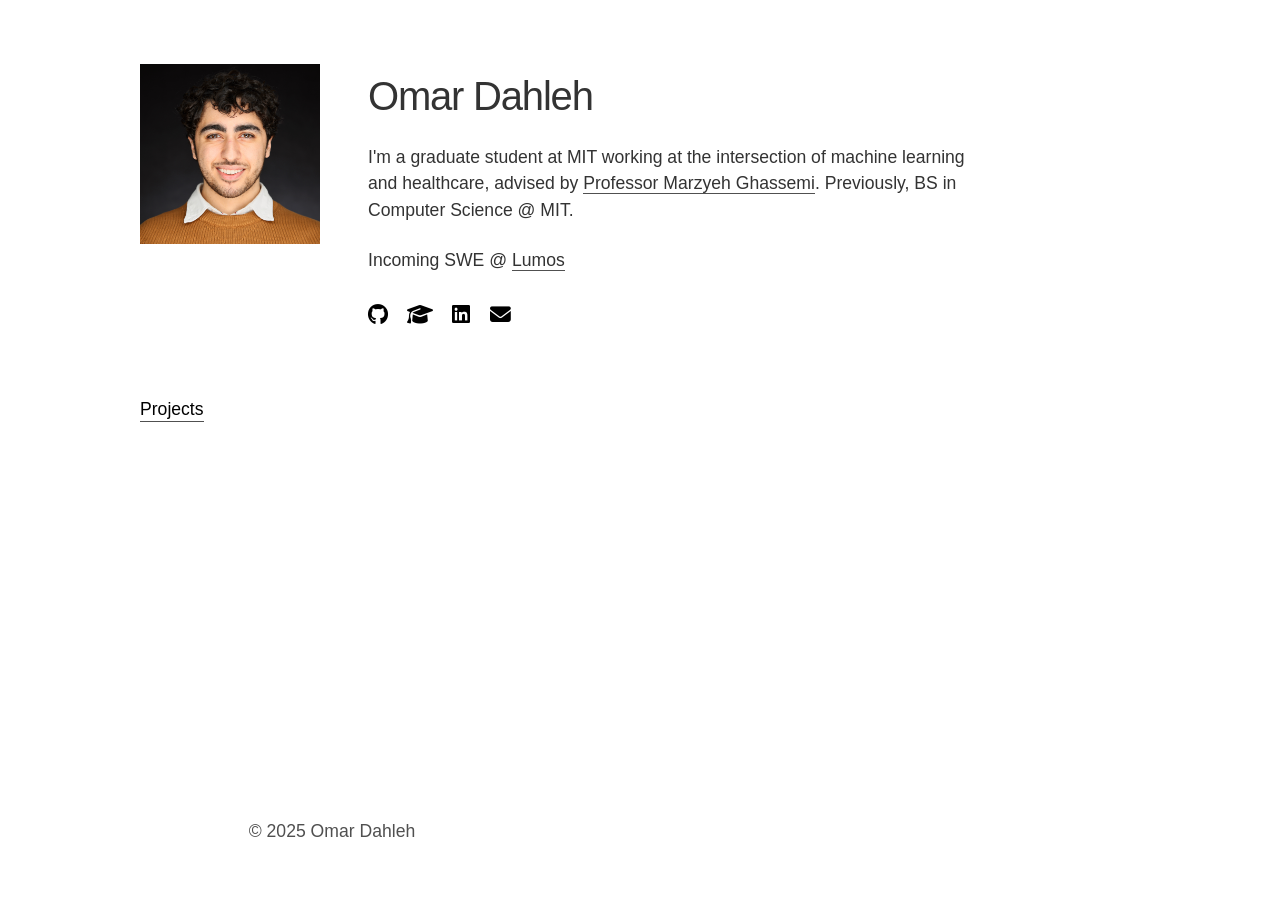
<file: index.html>
<!DOCTYPE html>
<html lang="en">
<head>
    <meta charset="UTF-8">
    <meta name="viewport" content="width=device-width, initial-scale=1.0">
    <title>omardahleh.com</title>
    <link rel="stylesheet" href="styles.css">
    <link rel="stylesheet" href="https://cdnjs.cloudflare.com/ajax/libs/font-awesome/6.4.0/css/all.min.css">
</head>
<body>
    <div class="container">
        <header>
            <div class="profile-image">
                <img src="profile.jpg" alt="Omar Dahleh">
            </div>
            <div class="header-text">
                <h1>Omar Dahleh</h1>
                <p>I'm a graduate student at MIT working at the intersection of machine learning and healthcare, advised by <a href="https://www.csail.mit.edu/person/marzyeh-ghassemi" target="_blank">Professor Marzyeh Ghassemi</a>. Previously, BS in Computer Science @ MIT.</p>
                <p>Incoming SWE @ <a href="https://www.lumos.com/" target="_blank">Lumos</a></p>
                <div class="social-icons">
                    <a href="https://github.com/odahleh" aria-label="GitHub Profile"><i class="fab fa-github"></i></a>
                    <a href="https://scholar.google.com/citations?user=aUIcG7oAAAAJ&hl=en&oi=ao" aria-label="Google Scholar Profile"><i class="fas fa-graduation-cap"></i></a>
                    <a href="https://www.linkedin.com/in/odahleh/" aria-label="LinkedIn Profile"><i class="fab fa-linkedin"></i></a>
                    <a href="mailto:odahleh@mit.edu" aria-label="Email"><i class="fas fa-envelope"></i></a>
                </div>
            </div>
        </header>
        
        <div class="projects-link">
            <a href="projects.html">Projects</a>
        </div>
    </div>
    
    <footer>
        <p>&copy; 2025 Omar Dahleh</p>
    </footer>
</body>
</html>
</file>
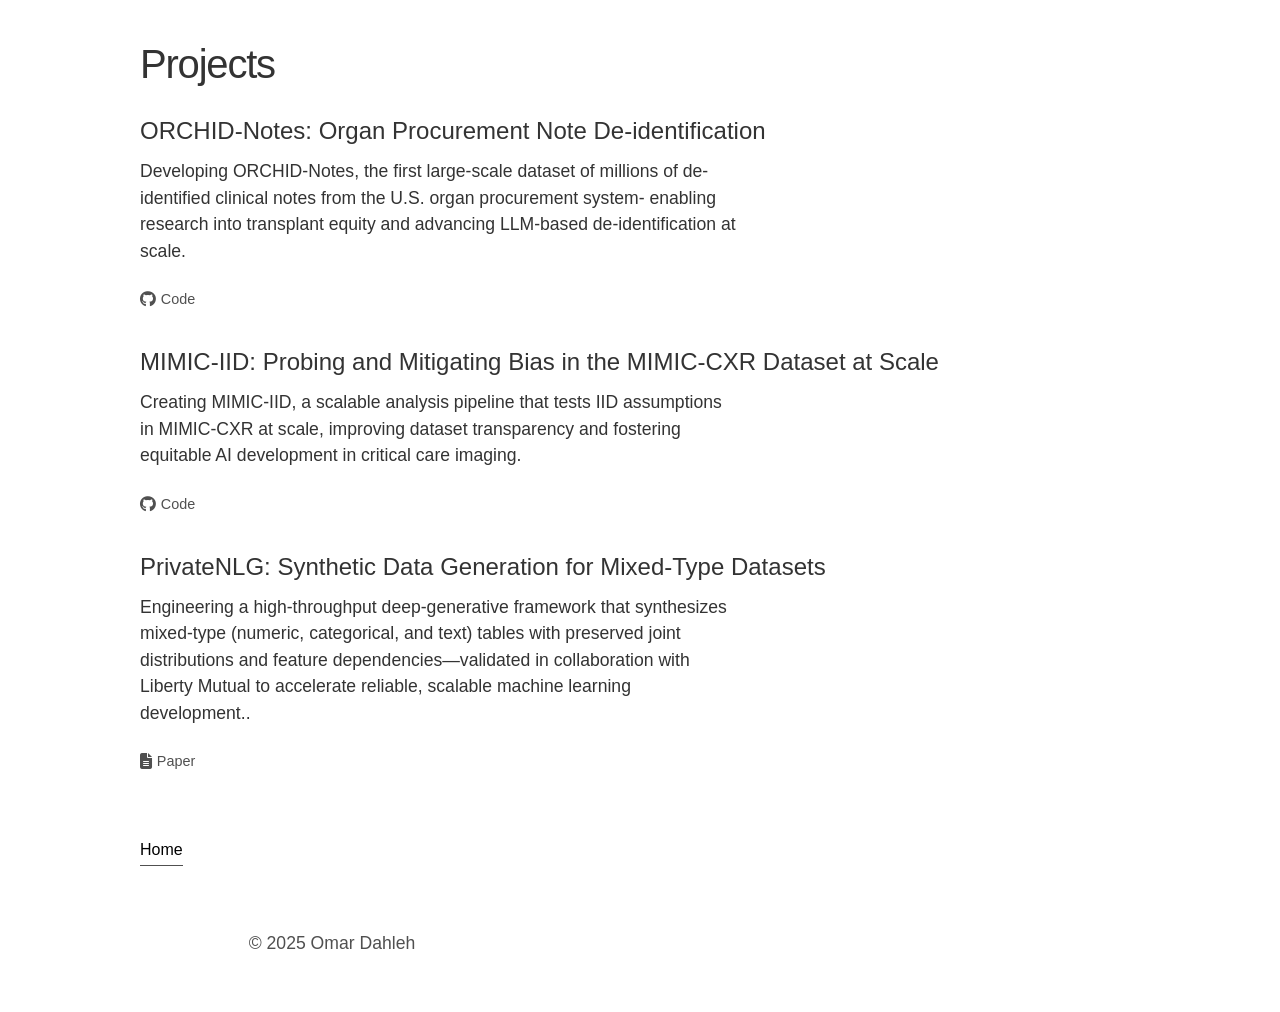
<file: projects.html>
<!DOCTYPE html>
<html lang="en">
<head>
    <meta charset="UTF-8">
    <meta name="viewport" content="width=device-width, initial-scale=1.0">
    <title>Omar Dahleh | Projects</title>
    <link rel="stylesheet" href="styles.css">
    <link rel="stylesheet" href="https://cdnjs.cloudflare.com/ajax/libs/font-awesome/6.4.0/css/all.min.css">
    <style>
        .project-item {
            margin-bottom: 2rem;
        }
        .project-item h2 {
            font-size: 1.5rem;
            font-weight: 500;
            margin-bottom: 0.5rem;
        }
        .back-link {
            display: inline-block;
            margin-top: 2rem;
            color: var(--link-color);
            text-decoration: none;
            border-bottom: 1px solid var(--accent-color);
            padding-bottom: 2px;
        }
        .back-link:hover {
            color: var(--link-hover-color);
        }
        .project-links {
            margin-top: 0.5rem;
            display: flex;
            gap: 1rem;
        }
        .project-links a {
            color: var(--accent-color);
            text-decoration: none;
            font-size: 0.9rem;
            display: flex;
            align-items: center;
            gap: 0.3rem;
        }
        .project-links a:hover {
            color: var(--link-hover-color);
        }
        .project-links i {
            font-size: 1rem;
        }
    </style>
</head>
<body>
    <div class="container">
        <h1>Projects</h1>
        
        <div class="project-item">
            <h2>ORCHID-Notes: Organ Procurement Note De-identification</h2>
            <p>Developing ORCHID-Notes, the first large-scale dataset of millions of de-identified clinical notes from the U.S. organ procurement system-
                  enabling research into transplant equity and advancing LLM-based de-identification at scale.</p>
            <div class="project-links">
                <a href="https://github.com/odahleh/orchid-notes" target="_blank"><i class="fab fa-github"></i> Code</a>
            </div>
        </div>
        
        <div class="project-item">
            <h2>MIMIC-IID: Probing and Mitigating Bias in the MIMIC-CXR Dataset at Scale</h2>
            <p>Creating MIMIC-IID, a scalable analysis pipeline that tests IID assumptions in MIMIC-CXR at scale, improving dataset transparency and 
                fostering equitable AI development in critical care imaging.</p>
            <div class="project-links">
                <a href="https://github.com/odahleh/mimic-iid" target="_blank"><i class="fab fa-github"></i> Code</a>
            </div>
        </div>
        
        <div class="project-item">
            <h2>PrivateNLG: Synthetic Data Generation for Mixed-Type Datasets</h2>
            <p>Engineering a high-throughput deep-generative framework that synthesizes mixed-type (numeric, categorical, and text) tables with preserved
                 joint distributions and feature dependencies—validated in collaboration with Liberty Mutual to accelerate reliable, scalable machine learning development..</p>
            <div class="project-links">
                <a href="https://ieeexplore.ieee.org/abstract/document/10825249" target="_blank"><i class="fas fa-file-alt"></i> Paper</a>
            </div>
        </div>
        
        <a href="index.html" class="back-link">Home</a>
    </div>
    
    <footer>
        <p>&copy; 2025 Omar Dahleh</p>
    </footer>
</body>
</html>
</file>
<file: styles.css>
/* Base Styles */
:root {
    --main-bg-color: #ffffff;
    --text-color: #333333;
    --accent-color: #505050;
    --link-color: #000000;
    --link-hover-color: #666666;
}

* {
    margin: 0;
    padding: 0;
    box-sizing: border-box;
}

body {
    font-family: 'Inter', 'Helvetica Neue', Arial, sans-serif;
    background-color: var(--main-bg-color);
    color: var(--text-color);
    line-height: 1.6;
    display: flex;
    flex-direction: column;
    min-height: 100vh;
    padding: 2rem;
}

.container {
    max-width: 1000px;
    margin: 0 auto;
    width: 100%;
    flex: 1;
}

/* Header Styles */
header {
    display: flex;
    align-items: flex-start;
    gap: 3rem;
    margin-bottom: 4rem;
    padding-top: 2rem;
}

.profile-image {
    flex-shrink: 0;
}

.profile-image img {
    width: 180px;
    height: 180px;
    object-fit: cover;
}

.header-text {
    flex-grow: 1;
}

h1 {
    font-size: 2.5rem;
    font-weight: 500;
    margin-bottom: 1rem;
    letter-spacing: -0.03em;
}

p {
    font-size: 1.1rem;
    margin-bottom: 1.5rem;
    max-width: 600px;
    line-height: 1.5;
}

p a {
    color: var(--text-color);
    text-decoration: none;
    border-bottom: 1px solid var(--accent-color);
    transition: color 0.2s ease;
}

p a:hover {
    color: var(--link-hover-color);
}

/* Social Icons */
.social-icons {
    display: flex;
    gap: 1.2rem;
    margin-top: 1.5rem;
}

.social-icons a {
    color: var(--link-color);
    text-decoration: none;
    font-size: 1.3rem;
    transition: color 0.2s ease;
}

.social-icons a:hover {
    color: var(--link-hover-color);
}

/* Projects Link */
.projects-link {
    margin: 2rem 0;
}

.projects-link a {
    color: var(--link-color);
    text-decoration: none;
    font-size: 1.1rem;
    border-bottom: 1px solid var(--accent-color);
    padding-bottom: 2px;
    transition: color 0.2s ease;
}

.projects-link a:hover {
    color: var(--link-hover-color);
}

/* Footer Styles */
footer {
    margin-top: 4rem;
    text-align: center;
    color: var(--accent-color);
    font-size: 0.9rem;
}

/* Responsive Design */
@media (max-width: 768px) {
    header {
        flex-direction: column;
        align-items: center;
        text-align: center;
        gap: 1.5rem;
    }
    
    .header-text {
        align-items: center;
    }
    
    .social-icons {
        justify-content: center;
    }
    
    .projects-link {
        text-align: center;
    }
}
</file>
